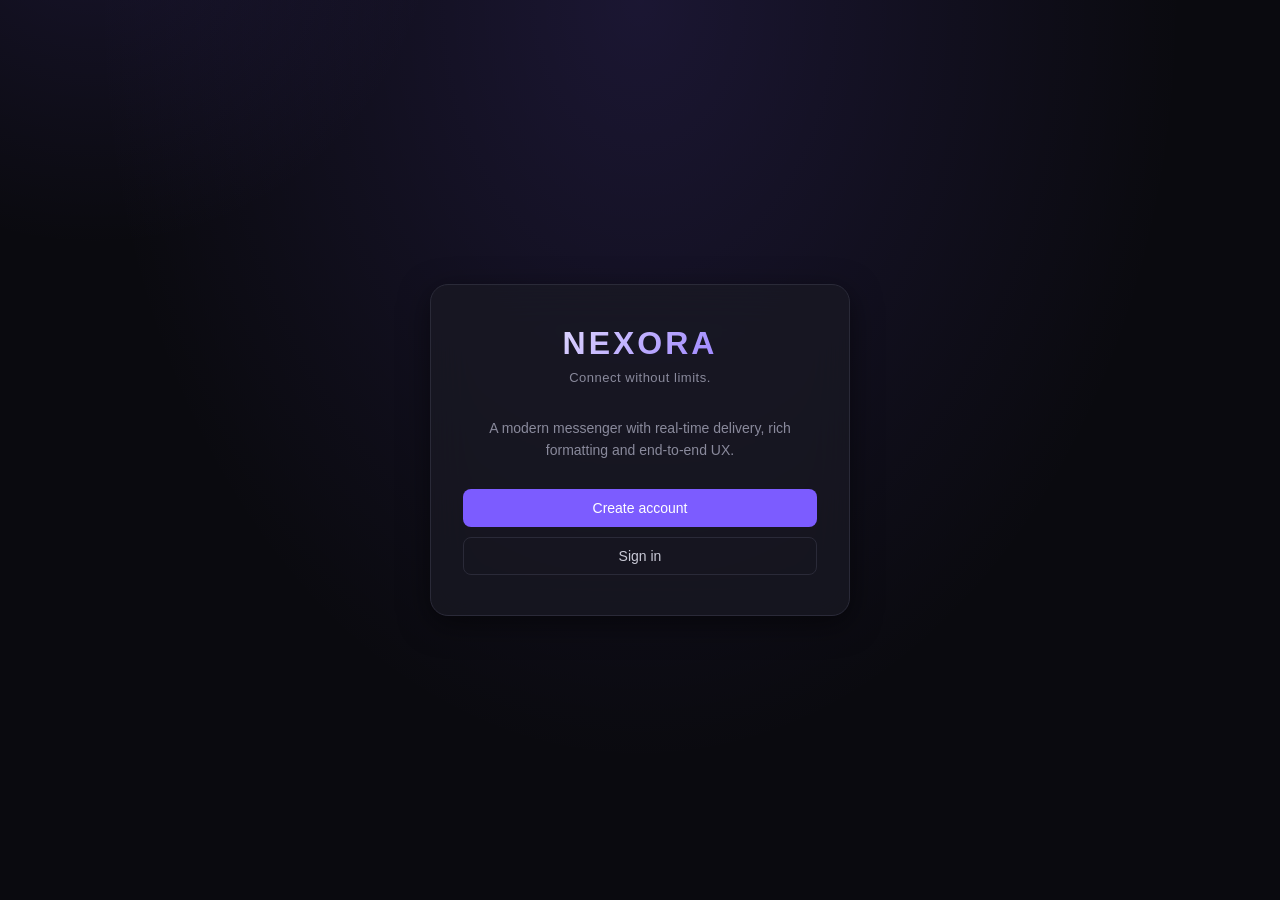
<file: index.html>
<!DOCTYPE html>
<html lang="en" data-theme="dark">
<head>
  <meta charset="UTF-8">
  <meta name="viewport" content="width=device-width, initial-scale=1.0, viewport-fit=cover">
  <title>NEXORA — Connect without limits</title>
  <link rel="stylesheet" href="css/global.css">
  <link rel="stylesheet" href="css/auth.css">
</head>
<body>
  <div class="auth-page">
    <div class="auth-card" style="text-align:center">
      <div class="auth-logo">
        <div class="auth-logo-text">NEXORA</div>
      </div>
      <div class="auth-tagline">Connect without limits.</div>
      <p style="color:var(--text-2);margin-bottom:28px;font-size:14px;line-height:1.6">
        A modern messenger with real-time delivery, rich formatting and end-to-end UX.
      </p>
      <a href="register.html" class="btn btn-primary" style="width:100%;margin-bottom:10px;text-decoration:none;display:inline-flex">Create account</a>
      <a href="login.html" class="btn btn-ghost" style="width:100%;text-decoration:none;display:inline-flex">Sign in</a>
    </div>
  </div>
</body>
</html>
</file>
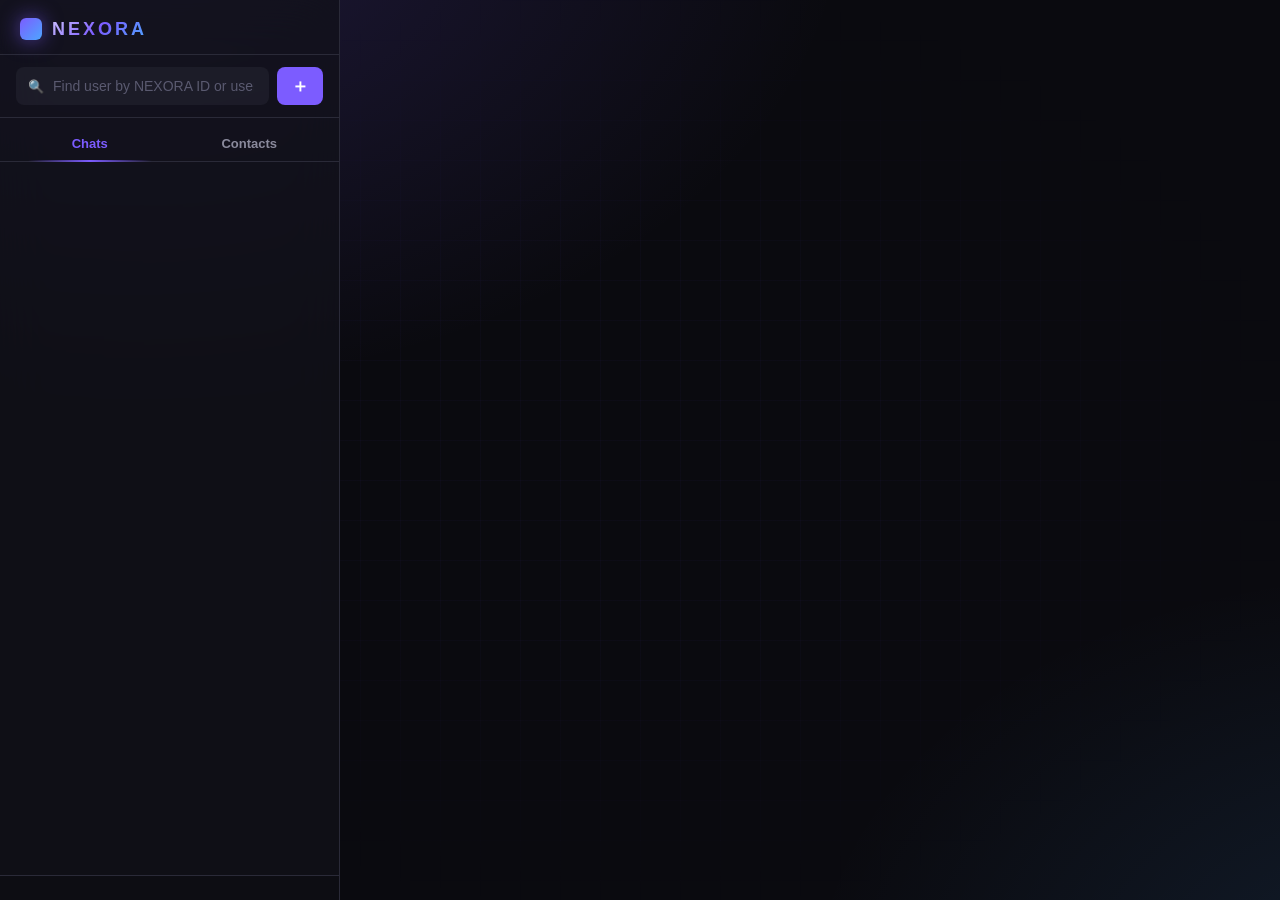
<file: app.html>
<!DOCTYPE html>
<html lang="en" data-theme="dark">
<head>
  <meta charset="UTF-8">
  <meta name="viewport" content="width=device-width, initial-scale=1.0, viewport-fit=cover">
  <title>NEXORA</title>
  <link rel="stylesheet" href="css/global.css">
  <link rel="stylesheet" href="css/app.css">
</head>
<body>
  <div class="app">
    <aside class="sidebar" id="sidebar">
      <div class="sidebar-header">
        <div class="brand">NEXORA</div>
      </div>

      <div class="sidebar-search">
        <div class="search-input-wrap">
          <span class="search-icon">🔍</span>
          <input id="sidebar-search" type="text"
                 placeholder="Find user by NEXORA ID or username"
                 autocomplete="off">
        </div>
        <button class="new-chat-btn" id="new-chat-btn" title="New group or channel">＋</button>
      </div>

      <div class="sidebar-tabs">
        <button class="tab-btn active" data-tab="chats">Chats</button>
        <button class="tab-btn" data-tab="contacts">Contacts</button>
      </div>

      <div class="sidebar-body" id="sidebar-body"></div>
      <div class="sidebar-footer" id="sidebar-footer"></div>
    </aside>

    <main class="main" id="main">
      <div class="welcome" id="welcome"></div>

      <div class="chat-view hidden" id="chat-view">
        <div class="chat-header" id="chat-header">
          <button class="mobile-menu-btn" id="mobile-menu-btn">☰</button>
        </div>

        <div class="messages" id="messages"></div>

        <div class="composer">
          <div class="composer-inner">
            <button class="composer-icon-btn" id="attach-btn" title="Attach file">📎</button>
            <input type="file" id="attach-input" style="display:none"
                   accept="image/*,video/*,*/*">
            <textarea id="composer-input" rows="1"
                      placeholder="Write a message…  (Enter to send, Shift+Enter new line)"
                      maxlength="4000"></textarea>
            <button class="composer-icon-btn" id="emoji-btn" title="Emoji">🙂</button>
            <button class="composer-icon-btn" id="sticker-btn" title="Stickers">🎨</button>
            <button class="send-btn" id="send-btn" title="Send">➤</button>
          </div>
        </div>
      </div>
    </main>
  </div>

  <script type="module" src="js/app-main.js"></script>
</body>
</html>
</file>
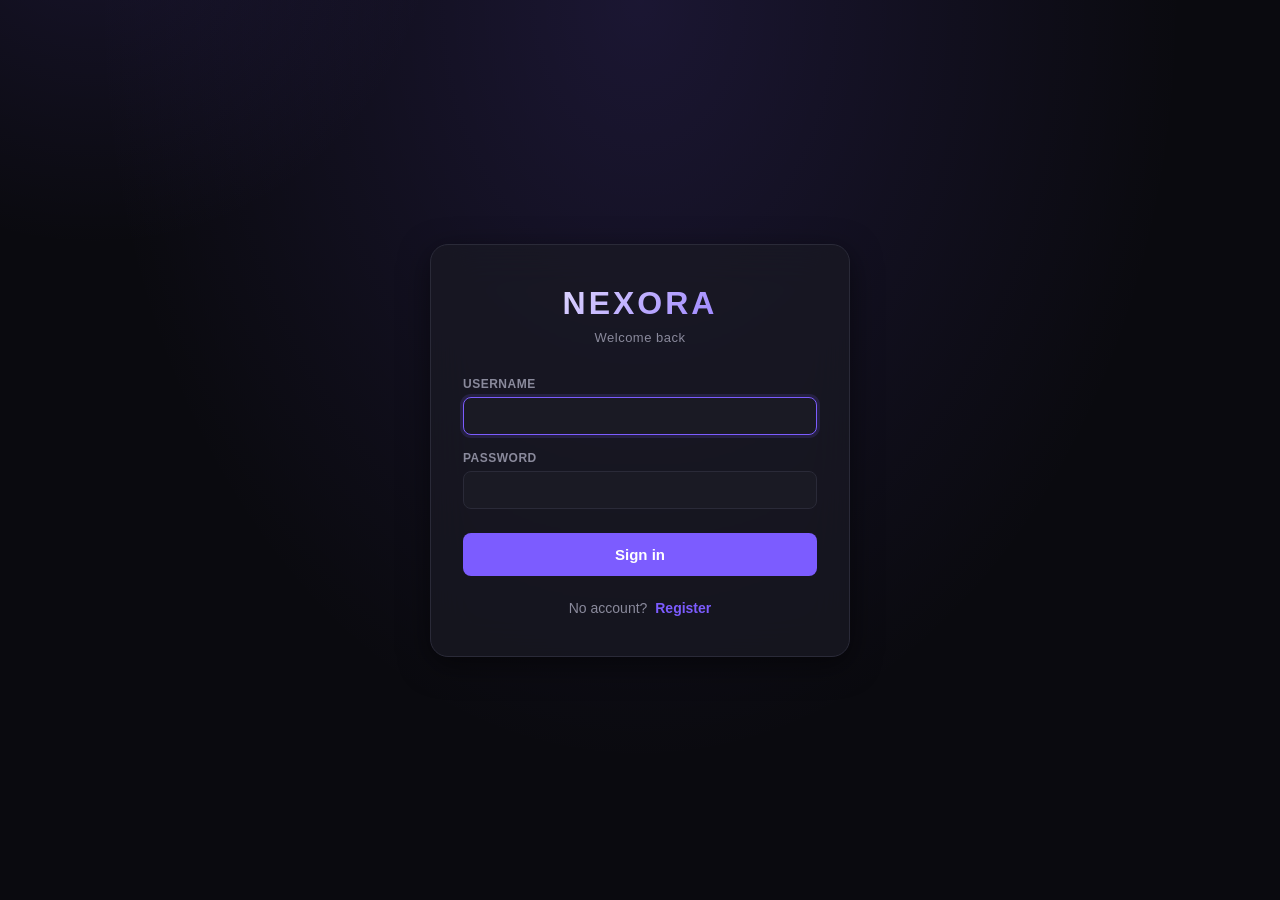
<file: login.html>
<!DOCTYPE html>
<html lang="en" data-theme="dark">
<head>
  <meta charset="UTF-8">
  <meta name="viewport" content="width=device-width, initial-scale=1.0">
  <title>Sign in — NEXORA</title>
  <link rel="stylesheet" href="css/global.css">
  <link rel="stylesheet" href="css/auth.css">
</head>
<body>
  <div class="auth-page">
    <div id="login-card" class="auth-card">
      <div class="auth-logo">
        <div class="auth-logo-text">NEXORA</div>
      </div>
      <div class="auth-tagline">Welcome back</div>

      <form id="login-form" class="auth-form" autocomplete="on">
        <div class="form-group">
          <label class="form-label" for="login-username">Username</label>
          <input id="login-username" name="username" type="text" required
                 autocomplete="username" autofocus>
        </div>
        <div class="form-group">
          <label class="form-label" for="login-password">Password</label>
          <input id="login-password" name="password" type="password" required
                 autocomplete="current-password">
        </div>
        <div class="auth-error" id="auth-error"></div>
        <button type="submit" class="btn btn-primary auth-submit">Sign in</button>
      </form>

      <div class="auth-switch">
        No account? <a href="register.html">Register</a>
      </div>
    </div>

    <div id="mfa-card" class="auth-card hidden">
      <div class="auth-logo">
        <div class="auth-logo-text">NEXORA</div>
      </div>
      <div class="auth-tagline">Two-factor authentication</div>

      <form id="mfa-form" class="auth-form">
        <div class="form-group">
          <label class="form-label" for="mfa-code">6-digit code from your app</label>
          <input id="mfa-code" name="code" class="mfa-code-input" maxlength="6"
                 inputmode="numeric" placeholder="000000" required autofocus>
        </div>
        <div class="auth-error" id="mfa-error"></div>
        <button type="submit" class="btn btn-primary auth-submit">Verify</button>
      </form>
    </div>
  </div>

  <script type="module" src="js/auth-page.js"></script>
</body>
</html>
</file>
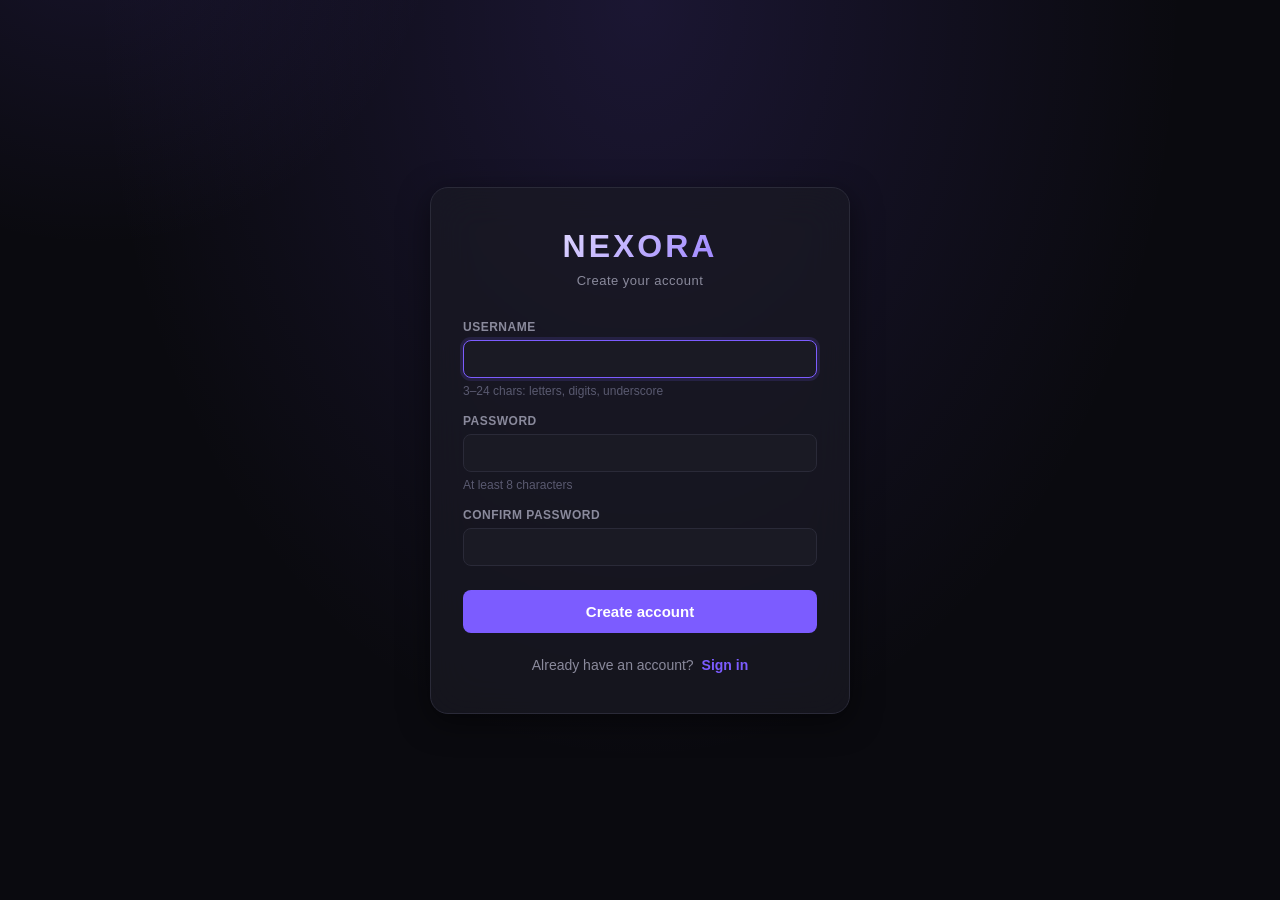
<file: register.html>
<!DOCTYPE html>
<html lang="en" data-theme="dark">
<head>
  <meta charset="UTF-8">
  <meta name="viewport" content="width=device-width, initial-scale=1.0">
  <title>Create account — NEXORA</title>
  <link rel="stylesheet" href="css/global.css">
  <link rel="stylesheet" href="css/auth.css">
</head>
<body>
  <div class="auth-page">
    <div class="auth-card">
      <div class="auth-logo">
        <div class="auth-logo-text">NEXORA</div>
      </div>
      <div class="auth-tagline">Create your account</div>

      <form id="register-form" class="auth-form" autocomplete="on">
        <div class="form-group">
          <label class="form-label" for="reg-username">Username</label>
          <input id="reg-username" name="username" type="text" required
                 minlength="3" maxlength="24" autocomplete="username" autofocus>
          <div class="form-hint">3–24 chars: letters, digits, underscore</div>
        </div>
        <div class="form-group">
          <label class="form-label" for="reg-password">Password</label>
          <input id="reg-password" name="password" type="password" required
                 minlength="8" autocomplete="new-password">
          <div class="form-hint">At least 8 characters</div>
        </div>
        <div class="form-group">
          <label class="form-label" for="reg-password2">Confirm password</label>
          <input id="reg-password2" name="password2" type="password" required
                 minlength="8" autocomplete="new-password">
        </div>
        <div class="auth-error" id="auth-error"></div>
        <button type="submit" class="btn btn-primary auth-submit">Create account</button>
      </form>

      <div class="auth-switch">
        Already have an account? <a href="login.html">Sign in</a>
      </div>
    </div>
  </div>

  <script type="module" src="js/auth-page.js"></script>
</body>
</html>
</file>
<file: css/global.css>
:root {
  --bg-0: #0a0a0f;
  --bg-1: #12121a;
  --bg-2: #1a1a24;
  --bg-3: #23232f;
  --border: #2a2a38;
  --border-light: #35354a;
  --text-0: #ffffff;
  --text-1: #c9c9d6;
  --text-2: #8a8a9c;
  --text-3: #5a5a70;
  --accent: #7c5cff;
  --accent-hover: #9375ff;
  --accent-dim: rgba(124, 92, 255, 0.15);
  --success: #3ddc84;
  --error: #ff5a6e;
  --warning: #ffb547;
  --info: #4da6ff;
  --radius-sm: 8px;
  --radius: 12px;
  --radius-lg: 18px;
  --shadow-sm: 0 2px 8px rgba(0,0,0,0.3);
  --shadow: 0 8px 30px rgba(0,0,0,0.5);
  --shadow-glow: 0 0 30px rgba(124,92,255,0.35);
  --transition: 0.2s cubic-bezier(0.4, 0, 0.2, 1);
  --font: -apple-system, BlinkMacSystemFont, "Segoe UI", Roboto, "Helvetica Neue", Arial, sans-serif;
  --font-mono: "SF Mono", Monaco, "Cascadia Code", Consolas, monospace;
}

[data-theme="light"] {
  --bg-0: #f5f5fa;
  --bg-1: #ffffff;
  --bg-2: #f0f0f5;
  --bg-3: #e4e4ec;
  --border: #e0e0ea;
  --border-light: #d0d0dc;
  --text-0: #0a0a0f;
  --text-1: #2a2a38;
  --text-2: #6a6a7c;
  --text-3: #9a9aac;
  --shadow: 0 8px 30px rgba(0,0,0,0.08);
}

* {
  box-sizing: border-box;
  margin: 0;
  padding: 0;
}

html, body {
  height: 100%;
  font-family: var(--font);
  background: var(--bg-0);
  color: var(--text-1);
  -webkit-font-smoothing: antialiased;
  overflow: hidden;
}

body {
  transition: background var(--transition), color var(--transition);
}

a {
  color: var(--accent);
  text-decoration: none;
  transition: color var(--transition);
}
a:hover { color: var(--accent-hover); }

button {
  font-family: inherit;
  cursor: pointer;
  border: none;
  background: none;
  color: inherit;
  font-size: inherit;
}

input, textarea, select {
  font-family: inherit;
  font-size: 14px;
  color: var(--text-0);
  background: var(--bg-2);
  border: 1px solid var(--border);
  border-radius: var(--radius-sm);
  padding: 10px 14px;
  outline: none;
  transition: border-color var(--transition), background var(--transition), box-shadow var(--transition);
  width: 100%;
}

input:focus, textarea:focus, select:focus {
  border-color: var(--accent);
  box-shadow: 0 0 0 3px var(--accent-dim);
}

input::placeholder, textarea::placeholder {
  color: var(--text-3);
}

::-webkit-scrollbar { width: 8px; height: 8px; }
::-webkit-scrollbar-track { background: transparent; }
::-webkit-scrollbar-thumb {
  background: var(--border-light);
  border-radius: 4px;
}
::-webkit-scrollbar-thumb:hover { background: var(--text-3); }

/* ============ Buttons ============ */
.btn {
  display: inline-flex;
  align-items: center;
  justify-content: center;
  gap: 8px;
  padding: 10px 18px;
  border-radius: var(--radius-sm);
  font-weight: 500;
  font-size: 14px;
  transition: all var(--transition);
  white-space: nowrap;
  user-select: none;
  border: 1px solid transparent;
}

.btn-primary {
  background: var(--accent);
  color: #fff;
}
.btn-primary:hover:not(:disabled) {
  background: var(--accent-hover);
  box-shadow: var(--shadow-glow);
  transform: translateY(-1px);
}
.btn-primary:active:not(:disabled) { transform: translateY(0); }

.btn-ghost {
  background: transparent;
  color: var(--text-1);
  border-color: var(--border);
}
.btn-ghost:hover:not(:disabled) {
  background: var(--bg-2);
  border-color: var(--border-light);
  color: var(--text-0);
}

.btn-danger {
  background: transparent;
  color: var(--error);
  border-color: rgba(255,90,110,0.3);
}
.btn-danger:hover:not(:disabled) {
  background: rgba(255,90,110,0.1);
  border-color: var(--error);
}

.btn:disabled {
  opacity: 0.5;
  cursor: not-allowed;
}

.btn-icon {
  padding: 8px;
  width: 36px;
  height: 36px;
  border-radius: var(--radius-sm);
}

/* ============ Toast ============ */
#toast-container {
  position: fixed;
  top: 20px;
  right: 20px;
  z-index: 10000;
  display: flex;
  flex-direction: column;
  gap: 10px;
  max-width: 360px;
}

.toast {
  background: var(--bg-2);
  border: 1px solid var(--border-light);
  border-left: 3px solid var(--accent);
  padding: 14px 18px;
  border-radius: var(--radius);
  box-shadow: var(--shadow);
  font-size: 14px;
  color: var(--text-0);
  animation: slideInRight 0.3s cubic-bezier(0.4, 0, 0.2, 1);
  display: flex;
  gap: 12px;
  align-items: flex-start;
}
.toast.removing { animation: slideOutRight 0.3s forwards; }
.toast.success { border-left-color: var(--success); }
.toast.error { border-left-color: var(--error); }
.toast.warning { border-left-color: var(--warning); }
.toast.info { border-left-color: var(--info); }

.toast-icon {
  font-size: 18px;
  line-height: 1;
  flex-shrink: 0;
}
.toast.success .toast-icon { color: var(--success); }
.toast.error .toast-icon { color: var(--error); }
.toast.warning .toast-icon { color: var(--warning); }
.toast.info .toast-icon { color: var(--info); }

.toast-body { flex: 1; }
.toast-title { font-weight: 600; margin-bottom: 2px; }
.toast-msg { color: var(--text-2); font-size: 13px; }

@keyframes slideInRight {
  from { transform: translateX(120%); opacity: 0; }
  to { transform: translateX(0); opacity: 1; }
}
@keyframes slideOutRight {
  from { transform: translateX(0); opacity: 1; }
  to { transform: translateX(120%); opacity: 0; }
}

/* ============ Modal ============ */
.modal-backdrop {
  position: fixed;
  inset: 0;
  background: rgba(0,0,0,0.7);
  backdrop-filter: blur(6px);
  -webkit-backdrop-filter: blur(6px);
  display: flex;
  align-items: center;
  justify-content: center;
  z-index: 9000;
  animation: fadeIn 0.2s;
  padding: 20px;
}

.modal {
  background: var(--bg-1);
  border: 1px solid var(--border);
  border-radius: var(--radius-lg);
  box-shadow: var(--shadow);
  max-width: 480px;
  width: 100%;
  max-height: 90vh;
  overflow-y: auto;
  animation: scaleIn 0.25s cubic-bezier(0.4, 0, 0.2, 1);
}

.modal-header {
  display: flex;
  justify-content: space-between;
  align-items: center;
  padding: 20px 24px;
  border-bottom: 1px solid var(--border);
}
.modal-title { font-size: 16px; font-weight: 600; color: var(--text-0); }
.modal-close {
  color: var(--text-2);
  font-size: 22px;
  line-height: 1;
  padding: 4px 8px;
  border-radius: 6px;
  transition: all var(--transition);
}
.modal-close:hover { background: var(--bg-2); color: var(--text-0); }
.modal-body { padding: 24px; }
.modal-footer {
  display: flex;
  gap: 10px;
  justify-content: flex-end;
  padding: 16px 24px;
  border-top: 1px solid var(--border);
}

@keyframes fadeIn { from { opacity: 0; } to { opacity: 1; } }
@keyframes scaleIn {
  from { transform: scale(0.95); opacity: 0; }
  to { transform: scale(1); opacity: 1; }
}

/* ============ Avatar ============ */
.avatar {
  border-radius: 50%;
  background: linear-gradient(135deg, var(--accent), #4d3fbf);
  color: #fff;
  display: flex;
  align-items: center;
  justify-content: center;
  font-weight: 600;
  overflow: hidden;
  flex-shrink: 0;
  user-select: none;
}
.avatar img { width: 100%; height: 100%; object-fit: cover; }

.avatar-sm { width: 32px; height: 32px; font-size: 13px; }
.avatar-md { width: 44px; height: 44px; font-size: 16px; }
.avatar-lg { width: 72px; height: 72px; font-size: 26px; }
.avatar-xl { width: 120px; height: 120px; font-size: 44px; }

/* ============ Misc ============ */
.spinner {
  width: 18px;
  height: 18px;
  border: 2px solid var(--border-light);
  border-top-color: var(--accent);
  border-radius: 50%;
  animation: spin 0.8s linear infinite;
  display: inline-block;
}
@keyframes spin { to { transform: rotate(360deg); } }

.hidden { display: none !important; }

.online-dot {
  width: 10px;
  height: 10px;
  border-radius: 50%;
  background: var(--text-3);
  border: 2px solid var(--bg-1);
}
.online-dot.online { background: var(--success); box-shadow: 0 0 8px rgba(61,220,132,0.6); }




/* Lightbox для изображений */
.lightbox {
  position: fixed;
  inset: 0;
  background: rgba(0,0,0,0.92);
  display: flex;
  align-items: center;
  justify-content: center;
  z-index: 9500;
  padding: 40px;
  animation: fadeIn 0.2s;
  cursor: zoom-out;
}
.lightbox img, .lightbox video {
  max-width: 100%;
  max-height: 100%;
  border-radius: 12px;
  box-shadow: 0 20px 80px rgba(0,0,0,0.8);
  animation: scaleIn 0.3s;
}
.lightbox-close {
  position: absolute;
  top: 24px;
  right: 24px;
  color: #fff;
  font-size: 32px;
  line-height: 1;
  padding: 6px 12px;
  border-radius: 8px;
  background: rgba(0,0,0,0.5);
  transition: all var(--transition);
}
.lightbox-close:hover { background: rgba(124,92,255,0.6); }

/* Avatar с бейджем online */
.avatar-wrap { position: relative; display: inline-block; }
.avatar-wrap .online-dot {
  position: absolute;
  bottom: -2px;
  right: -2px;
  width: 12px;
  height: 12px;
  border-radius: 50%;
  background: var(--text-3);
  border: 2px solid var(--bg-1);
  transition: background var(--transition);
}
.avatar-wrap .online-dot.online {
  background: var(--success);
  box-shadow: 0 0 10px rgba(61,220,132,0.7);
}
</file>
<file: css/auth.css>
.auth-page {
  min-height: 100vh;
  display: flex;
  align-items: center;
  justify-content: center;
  padding: 20px;
  background: radial-gradient(ellipse at top, rgba(124,92,255,0.15), transparent 60%), var(--bg-0);
  position: relative;
  overflow-y: auto;
}

.auth-page::before {
  content: '';
  position: absolute;
  top: -50%;
  left: -20%;
  width: 700px;
  height: 700px;
  background: radial-gradient(circle, rgba(124,92,255,0.12), transparent 70%);
  border-radius: 50%;
  animation: pulse 8s ease-in-out infinite;
  pointer-events: none;
}

@keyframes pulse {
  0%, 100% { transform: scale(1); opacity: 0.6; }
  50% { transform: scale(1.15); opacity: 0.9; }
}

.auth-card {
  width: 100%;
  max-width: 420px;
  background: rgba(26,26,36,0.7);
  backdrop-filter: blur(20px);
  -webkit-backdrop-filter: blur(20px);
  border: 1px solid var(--border);
  border-radius: var(--radius-lg);
  padding: 40px 32px;
  box-shadow: var(--shadow);
  animation: scaleIn 0.4s cubic-bezier(0.4, 0, 0.2, 1);
  position: relative;
  z-index: 1;
}

.auth-logo {
  text-align: center;
  margin-bottom: 8px;
}
.auth-logo-text {
  font-size: 32px;
  font-weight: 700;
  letter-spacing: 3px;
  background: linear-gradient(135deg, #fff 0%, var(--accent) 100%);
  -webkit-background-clip: text;
  -webkit-text-fill-color: transparent;
  background-clip: text;
}
.auth-tagline {
  text-align: center;
  color: var(--text-2);
  font-size: 13px;
  margin-bottom: 32px;
  letter-spacing: 0.5px;
}

.auth-form { display: flex; flex-direction: column; gap: 16px; }

.form-group { display: flex; flex-direction: column; gap: 6px; }
.form-label {
  font-size: 12px;
  font-weight: 600;
  color: var(--text-2);
  text-transform: uppercase;
  letter-spacing: 0.5px;
}
.form-hint { font-size: 12px; color: var(--text-3); }

.auth-submit {
  margin-top: 8px;
  padding: 12px;
  font-size: 15px;
  font-weight: 600;
}

.auth-switch {
  text-align: center;
  margin-top: 24px;
  font-size: 14px;
  color: var(--text-2);
}
.auth-switch a { font-weight: 600; margin-left: 4px; }

.auth-error {
  background: rgba(255,90,110,0.1);
  border: 1px solid rgba(255,90,110,0.3);
  color: var(--error);
  padding: 10px 14px;
  border-radius: var(--radius-sm);
  font-size: 13px;
  display: none;
}
.auth-error.show { display: block; animation: shake 0.4s; }

@keyframes shake {
  0%, 100% { transform: translateX(0); }
  25% { transform: translateX(-6px); }
  75% { transform: translateX(6px); }
}

/* 2FA verify */
.mfa-code-input {
  font-size: 24px;
  letter-spacing: 8px;
  text-align: center;
  font-family: var(--font-mono);
  padding: 14px;
}

.qr-container {
  display: flex;
  justify-content: center;
  padding: 20px;
  background: #fff;
  border-radius: var(--radius);
  margin: 16px 0;
}
.qr-container img, .qr-container svg { max-width: 220px; }
</file>
<file: css/app.css>
/* ============================================================
   NEXORA 2.0 — main app styling
   ============================================================ */

.app {
  display: grid;
  grid-template-columns: 340px 1fr;
  height: 100vh;
  background:
    radial-gradient(1200px 800px at 10% -10%, rgba(124,92,255,0.18), transparent 60%),
    radial-gradient(1000px 700px at 110% 110%, rgba(77,166,255,0.12), transparent 60%),
    var(--bg-0);
  position: relative;
  overflow: hidden;
}

.app::before {
  content: "";
  position: absolute;
  inset: 0;
  background-image:
    linear-gradient(rgba(124,92,255,0.03) 1px, transparent 1px),
    linear-gradient(90deg, rgba(124,92,255,0.03) 1px, transparent 1px);
  background-size: 40px 40px;
  pointer-events: none;
  mask-image: radial-gradient(ellipse at center, black 30%, transparent 75%);
  -webkit-mask-image: radial-gradient(ellipse at center, black 30%, transparent 75%);
}

/* ============ Sidebar ============ */
.sidebar {
  background: rgba(18, 18, 26, 0.75);
  backdrop-filter: blur(24px);
  -webkit-backdrop-filter: blur(24px);
  border-right: 1px solid var(--border);
  display: flex;
  flex-direction: column;
  overflow: hidden;
  position: relative;
  z-index: 2;
}

.sidebar-header {
  padding: 18px 20px 14px;
  display: flex;
  align-items: center;
  justify-content: space-between;
  border-bottom: 1px solid var(--border);
}

.brand {
  font-size: 18px;
  font-weight: 800;
  letter-spacing: 3px;
  background: linear-gradient(135deg, #fff 0%, var(--accent) 60%, #4da6ff 100%);
  -webkit-background-clip: text;
  -webkit-text-fill-color: transparent;
  background-clip: text;
  display: flex;
  align-items: center;
  gap: 10px;
}

.brand::before {
  content: "";
  width: 22px;
  height: 22px;
  border-radius: 6px;
  background: linear-gradient(135deg, var(--accent), #4da6ff);
  box-shadow: 0 0 20px rgba(124,92,255,0.6);
}

.header-actions {
  display: flex;
  gap: 6px;
}

/* ============ Search ============ */
.sidebar-search {
  padding: 12px 16px;
  border-bottom: 1px solid var(--border);
  display: flex;
  gap: 8px;
}
.search-input-wrap { position: relative; flex: 1; }
.search-input-wrap input {
  padding-left: 36px;
  background: rgba(35, 35, 47, 0.6);
  border-color: transparent;
}
.search-input-wrap input:focus {
  background: var(--bg-2);
  border-color: var(--accent);
}
.search-icon {
  position: absolute;
  left: 12px;
  top: 50%;
  transform: translateY(-50%);
  color: var(--text-3);
  pointer-events: none;
  font-size: 13px;
}

.new-chat-btn {
  padding: 0 14px;
  background: var(--accent);
  color: #fff;
  border-radius: var(--radius-sm);
  font-weight: 600;
  font-size: 18px;
  line-height: 1;
  display: flex;
  align-items: center;
  justify-content: center;
  transition: all var(--transition);
}
.new-chat-btn:hover {
  background: var(--accent-hover);
  box-shadow: var(--shadow-glow);
}

/* ============ Tabs ============ */
.sidebar-tabs {
  display: flex;
  padding: 8px 12px 0;
  gap: 4px;
  border-bottom: 1px solid var(--border);
}
.tab-btn {
  flex: 1;
  padding: 10px;
  font-size: 13px;
  font-weight: 600;
  color: var(--text-2);
  border-radius: var(--radius-sm) var(--radius-sm) 0 0;
  transition: all var(--transition);
  position: relative;
}
.tab-btn:hover { color: var(--text-0); background: rgba(255,255,255,0.03); }
.tab-btn.active { color: var(--accent); }
.tab-btn.active::after {
  content: "";
  position: absolute;
  bottom: -1px;
  left: 10%;
  right: 10%;
  height: 2px;
  background: linear-gradient(90deg, transparent, var(--accent), transparent);
  border-radius: 2px;
}

/* ============ Sidebar body ============ */
.sidebar-body {
  flex: 1;
  overflow-y: auto;
  padding: 8px;
}

.list-item {
  display: flex;
  align-items: center;
  gap: 12px;
  padding: 10px 12px;
  border-radius: var(--radius);
  cursor: pointer;
  transition: background var(--transition), transform var(--transition);
  position: relative;
  margin-bottom: 2px;
}
.list-item:hover { background: rgba(255,255,255,0.04); }
.list-item.active {
  background: linear-gradient(135deg, rgba(124,92,255,0.18), rgba(77,166,255,0.10));
  box-shadow: inset 0 0 0 1px rgba(124,92,255,0.35);
}

.list-item-body { flex: 1; min-width: 0; }
.list-item-title {
  font-size: 14px;
  font-weight: 600;
  color: var(--text-0);
  display: flex;
  justify-content: space-between;
  align-items: baseline;
  gap: 8px;
}
.list-item-time {
  font-size: 11px;
  color: var(--text-3);
  font-weight: 400;
  flex-shrink: 0;
}
.list-item-sub {
  font-size: 13px;
  color: var(--text-2);
  white-space: nowrap;
  overflow: hidden;
  text-overflow: ellipsis;
  margin-top: 2px;
  display: flex;
  align-items: center;
  gap: 6px;
}
.list-item-badge {
  min-width: 18px;
  height: 18px;
  padding: 0 6px;
  border-radius: 9px;
  background: var(--accent);
  color: #fff;
  font-size: 11px;
  font-weight: 600;
  display: inline-flex;
  align-items: center;
  justify-content: center;
}

.chat-avatar {
  width: 44px;
  height: 44px;
  border-radius: 14px;
  display: flex;
  align-items: center;
  justify-content: center;
  font-weight: 700;
  font-size: 17px;
  color: #fff;
  flex-shrink: 0;
  position: relative;
  overflow: hidden;
  background: linear-gradient(135deg, var(--accent), #4d3fbf);
}
.chat-avatar img { width: 100%; height: 100%; object-fit: cover; }
.chat-avatar.channel::after {
  content: "📢";
  position: absolute;
  bottom: -2px;
  right: -2px;
  font-size: 12px;
  background: var(--bg-1);
  border-radius: 50%;
  width: 18px;
  height: 18px;
  display: flex;
  align-items: center;
  justify-content: center;
}

.empty-state {
  text-align: center;
  padding: 40px 20px;
  color: var(--text-3);
  font-size: 13px;
  line-height: 1.6;
}

/* ============ Sidebar footer ============ */
.sidebar-footer {
  border-top: 1px solid var(--border);
  padding: 12px 16px;
  display: flex;
  align-items: center;
  gap: 10px;
  cursor: pointer;
  transition: background var(--transition);
  background: rgba(10,10,15,0.4);
}
.sidebar-footer:hover { background: rgba(35,35,47,0.6); }
.sidebar-footer-body { flex: 1; min-width: 0; }
.sidebar-footer-name { font-size: 13px; font-weight: 600; color: var(--text-0); }
.sidebar-footer-id { font-size: 11px; color: var(--text-3); font-family: var(--font-mono); }

/* ============ Main ============ */
.main {
  display: flex;
  flex-direction: column;
  overflow: hidden;
  position: relative;
  z-index: 1;
}

.welcome {
  flex: 1;
  display: flex;
  flex-direction: column;
  align-items: center;
  justify-content: center;
  text-align: center;
  padding: 40px;
  color: var(--text-2);
}
.welcome-logo {
  font-size: 64px;
  font-weight: 800;
  letter-spacing: 8px;
  background: linear-gradient(135deg, #fff 0%, var(--accent) 50%, #4da6ff 100%);
  -webkit-background-clip: text;
  -webkit-text-fill-color: transparent;
  background-clip: text;
  margin-bottom: 12px;
  filter: drop-shadow(0 0 40px rgba(124,92,255,0.4));
}
.welcome-tagline {
  font-size: 15px;
  color: var(--text-3);
  letter-spacing: 2px;
  text-transform: uppercase;
}

/* ============ Chat header ============ */
.chat-view { display: flex; flex-direction: column; height: 100%; }

.chat-header {
  display: flex;
  align-items: center;
  gap: 12px;
  padding: 14px 20px;
  border-bottom: 1px solid var(--border);
  background: rgba(18, 18, 26, 0.75);
  backdrop-filter: blur(24px);
  -webkit-backdrop-filter: blur(24px);
  z-index: 5;
}
.chat-header-body { flex: 1; min-width: 0; cursor: pointer; }
.chat-header-name {
  font-size: 15px;
  font-weight: 700;
  color: var(--text-0);
  display: flex;
  align-items: center;
  gap: 8px;
}
.chat-header-id {
  font-size: 12px;
  color: var(--text-3);
  font-family: var(--font-mono);
  margin-top: 2px;
}

.mobile-menu-btn {
  display: none;
  color: var(--text-2);
  padding: 6px;
  border-radius: 6px;
}
.mobile-menu-btn:hover { background: var(--bg-2); color: var(--text-0); }

/* ============ Messages ============ */
.messages {
  flex: 1;
  overflow-y: auto;
  padding: 24px 24px 8px;
  display: flex;
  flex-direction: column;
  gap: 6px;
  scroll-behavior: smooth;
}

.msg-row {
  display: flex;
  gap: 10px;
  max-width: 68%;
  animation: msgIn 0.28s cubic-bezier(0.4, 0, 0.2, 1);
  position: relative;
}
.msg-row.own { margin-left: auto; flex-direction: row-reverse; }

@keyframes msgIn {
  from { opacity: 0; transform: translateY(10px) scale(0.98); }
  to { opacity: 1; transform: translateY(0) scale(1); }
}

.msg-bubble {
  background: linear-gradient(135deg, rgba(35,35,47,0.9), rgba(28,28,40,0.9));
  border: 1px solid rgba(255,255,255,0.05);
  border-radius: 16px;
  padding: 10px 14px;
  font-size: 14px;
  line-height: 1.5;
  color: var(--text-0);
  word-wrap: break-word;
  overflow-wrap: break-word;
  word-break: break-word;
  position: relative;
  min-width: 70px;
  box-shadow: 0 2px 12px rgba(0,0,0,0.25);
}
.msg-row.own .msg-bubble {
  background: linear-gradient(135deg, var(--accent), #6a4aee);
  border-color: rgba(255,255,255,0.1);
  border-bottom-right-radius: 6px;
  color: #fff;
  box-shadow: 0 6px 20px rgba(124,92,255,0.35);
}
.msg-row:not(.own) .msg-bubble { border-bottom-left-radius: 6px; }

.msg-sender {
  font-size: 12px;
  font-weight: 700;
  color: var(--accent);
  margin-bottom: 4px;
}

.msg-meta {
  display: flex;
  align-items: center;
  justify-content: flex-end;
  gap: 6px;
  font-size: 11px;
  margin-top: 4px;
  opacity: 0.7;
}
.msg-row.own .msg-meta { color: rgba(255,255,255,0.9); }
.msg-row:not(.own) .msg-meta { color: var(--text-3); }
.msg-edited { font-style: italic; opacity: 0.8; }

.msg-menu-btn {
  opacity: 0;
  padding: 4px 8px;
  border-radius: 8px;
  color: inherit;
  transition: opacity var(--transition), background var(--transition);
  align-self: center;
  font-size: 16px;
  background: rgba(0,0,0,0.3);
}
.msg-row:hover .msg-menu-btn { opacity: 0.8; }
.msg-menu-btn:hover { opacity: 1 !important; background: rgba(0,0,0,0.5); }

/* Форматирование */
.msg-bubble strong { font-weight: 700; }
.msg-bubble em { font-style: italic; }
.msg-bubble del { text-decoration: line-through; opacity: 0.85; }
.msg-bubble code {
  background: rgba(0,0,0,0.3);
  padding: 1px 6px;
  border-radius: 6px;
  font-family: var(--font-mono);
  font-size: 12.5px;
}
.msg-row:not(.own) .msg-bubble code { background: rgba(255,255,255,0.08); }
.msg-bubble blockquote {
  border-left: 3px solid currentColor;
  padding-left: 10px;
  margin: 4px 0;
  opacity: 0.9;
}
.msg-bubble a {
  color: inherit;
  text-decoration: underline;
  text-underline-offset: 2px;
}
.msg-row.own .msg-bubble a { color: #fff; }

/* Вложения в сообщениях */
.msg-image {
  max-width: 320px;
  max-height: 320px;
  border-radius: 12px;
  display: block;
  cursor: zoom-in;
  margin-bottom: 6px;
  background: var(--bg-3);
}
.msg-video {
  max-width: 340px;
  border-radius: 12px;
  display: block;
  margin-bottom: 6px;
  background: #000;
}
.msg-file {
  display: flex;
  align-items: center;
  gap: 10px;
  padding: 10px 12px;
  border-radius: 10px;
  background: rgba(0,0,0,0.25);
  text-decoration: none;
  color: inherit;
  margin-bottom: 4px;
}
.msg-row:not(.own) .msg-file { background: rgba(255,255,255,0.05); }
.msg-file-icon {
  width: 36px;
  height: 36px;
  background: linear-gradient(135deg, var(--accent), #4d3fbf);
  border-radius: 8px;
  display: flex;
  align-items: center;
  justify-content: center;
  font-size: 18px;
  flex-shrink: 0;
}
.msg-file-body { min-width: 0; }
.msg-file-name {
  font-weight: 600;
  font-size: 13px;
  white-space: nowrap;
  overflow: hidden;
  text-overflow: ellipsis;
  max-width: 220px;
}
.msg-file-size { font-size: 11px; opacity: 0.75; margin-top: 2px; }

.msg-sticker {
  width: 128px;
  height: 128px;
  display: block;
}

.date-sep {
  align-self: center;
  font-size: 11px;
  color: var(--text-3);
  background: rgba(18,18,26,0.85);
  backdrop-filter: blur(10px);
  border: 1px solid var(--border);
  padding: 4px 12px;
  border-radius: 20px;
  margin: 12px 0 8px;
}

/* Реакции */
.msg-reactions {
  display: flex;
  flex-wrap: wrap;
  gap: 4px;
  margin-top: 6px;
}
.reaction-chip {
  display: inline-flex;
  align-items: center;
  gap: 4px;
  padding: 2px 8px;
  border-radius: 12px;
  background: rgba(0,0,0,0.3);
  font-size: 12px;
  cursor: pointer;
  transition: all var(--transition);
  border: 1px solid transparent;
}
.msg-row:not(.own) .reaction-chip { background: rgba(255,255,255,0.06); }
.reaction-chip:hover { transform: translateY(-1px); }
.reaction-chip.mine {
  background: rgba(255,255,255,0.2);
  border-color: rgba(255,255,255,0.4);
}

/* ============ Composer ============ */
.composer {
  border-top: 1px solid var(--border);
  background: rgba(18, 18, 26, 0.85);
  backdrop-filter: blur(24px);
  -webkit-backdrop-filter: blur(24px);
  padding: 12px 16px 14px;
}
.composer-inner {
  display: flex;
  align-items: flex-end;
  gap: 8px;
  background: rgba(35, 35, 47, 0.7);
  border: 1px solid var(--border);
  border-radius: 16px;
  padding: 6px;
  transition: border-color var(--transition), box-shadow var(--transition);
}
.composer-inner:focus-within {
  border-color: var(--accent);
  box-shadow: 0 0 0 3px var(--accent-dim), 0 8px 40px rgba(124,92,255,0.2);
}
.composer textarea {
  border: none;
  background: transparent;
  padding: 8px 8px;
  resize: none;
  max-height: 160px;
  line-height: 1.45;
  font-size: 14px;
  width: 100%;
}
.composer textarea:focus { box-shadow: none; }

.composer-icon-btn {
  padding: 8px;
  border-radius: 10px;
  color: var(--text-2);
  font-size: 18px;
  flex-shrink: 0;
  transition: all var(--transition);
  display: flex;
  align-items: center;
  justify-content: center;
}
.composer-icon-btn:hover {
  background: rgba(124,92,255,0.15);
  color: var(--accent);
}

.send-btn {
  padding: 8px 14px;
  border-radius: 12px;
  background: linear-gradient(135deg, var(--accent), #6a4aee);
  color: #fff;
  transition: all var(--transition);
  flex-shrink: 0;
  font-size: 16px;
  box-shadow: 0 4px 16px rgba(124,92,255,0.4);
}
.send-btn:hover:not(:disabled) { transform: translateY(-1px); box-shadow: 0 6px 22px rgba(124,92,255,0.5); }
.send-btn:disabled { opacity: 0.4; cursor: not-allowed; }

/* ============ Emoji / Sticker picker ============ */
.picker {
  position: absolute;
  bottom: 100%;
  left: 16px;
  right: 16px;
  max-width: 420px;
  height: 380px;
  background: rgba(18,18,26,0.98);
  backdrop-filter: blur(30px);
  border: 1px solid var(--border-light);
  border-radius: var(--radius-lg);
  box-shadow: var(--shadow);
  margin-bottom: 8px;
  display: flex;
  flex-direction: column;
  overflow: hidden;
  animation: pickerIn 0.2s cubic-bezier(0.4, 0, 0.2, 1);
  z-index: 100;
}
@keyframes pickerIn {
  from { opacity: 0; transform: translateY(10px) scale(0.97); }
  to { opacity: 1; transform: translateY(0) scale(1); }
}
.picker-tabs {
  display: flex;
  padding: 8px 8px 0;
  gap: 4px;
  border-bottom: 1px solid var(--border);
  overflow-x: auto;
}
.picker-tab {
  padding: 8px 12px;
  font-size: 12px;
  font-weight: 600;
  color: var(--text-2);
  border-radius: 8px 8px 0 0;
  white-space: nowrap;
  transition: all var(--transition);
}
.picker-tab:hover { color: var(--text-0); background: rgba(255,255,255,0.03); }
.picker-tab.active { color: var(--accent); }
.picker-tab.active::after {
  content: "";
  display: block;
  height: 2px;
  background: var(--accent);
  margin-top: 8px;
  border-radius: 2px;
}
.picker-body {
  flex: 1;
  overflow-y: auto;
  padding: 12px;
  display: grid;
  grid-template-columns: repeat(8, 1fr);
  gap: 4px;
  align-content: start;
}
.picker-body.stickers {
  grid-template-columns: repeat(4, 1fr);
  gap: 10px;
}
.picker-emoji {
  font-size: 22px;
  padding: 6px;
  border-radius: 8px;
  cursor: pointer;
  transition: all var(--transition);
  text-align: center;
  line-height: 1;
}
.picker-emoji:hover {
  background: rgba(124,92,255,0.15);
  transform: scale(1.15);
}
.picker-sticker {
  aspect-ratio: 1;
  padding: 8px;
  border-radius: 10px;
  cursor: pointer;
  background: rgba(255,255,255,0.03);
  transition: all var(--transition);
  display: flex;
  align-items: center;
  justify-content: center;
  position: relative;
}
.picker-sticker:hover {
  background: rgba(124,92,255,0.15);
  transform: translateY(-2px);
}
.picker-sticker img { width: 100%; height: 100%; object-fit: contain; }

/* ============ Context menu ============ */
.context-menu {
  position: fixed;
  background: rgba(26,26,36,0.98);
  backdrop-filter: blur(20px);
  border: 1px solid var(--border-light);
  border-radius: var(--radius);
  box-shadow: var(--shadow);
  padding: 4px;
  min-width: 180px;
  z-index: 8000;
  animation: scaleIn 0.15s;
}
.context-menu button {
  display: flex;
  align-items: center;
  gap: 10px;
  width: 100%;
  padding: 9px 12px;
  border-radius: 8px;
  font-size: 13px;
  color: var(--text-1);
  text-align: left;
  transition: background var(--transition);
}
.context-menu button:hover { background: rgba(255,255,255,0.06); color: var(--text-0); }
.context-menu button.danger { color: var(--error); }
.context-menu button.danger:hover { background: rgba(255,90,110,0.12); }

.reaction-bar {
  display: flex;
  gap: 4px;
  padding: 4px 6px;
  background: rgba(26,26,36,0.98);
  backdrop-filter: blur(20px);
  border: 1px solid var(--border-light);
  border-radius: 24px;
  box-shadow: var(--shadow);
  animation: scaleIn 0.15s;
}
.reaction-bar button {
  font-size: 20px;
  padding: 6px 8px;
  border-radius: 50%;
  transition: all var(--transition);
}
.reaction-bar button:hover { transform: scale(1.2); background: rgba(124,92,255,0.15); }

/* ============ Panel ============ */
.panel {
  position: absolute;
  inset: 0;
  background: rgba(10,10,15,0.98);
  backdrop-filter: blur(30px);
  z-index: 20;
  display: flex;
  flex-direction: column;
  animation: slideInRight 0.25s;
}
.panel-header {
  display: flex;
  align-items: center;
  gap: 12px;
  padding: 16px 20px;
  border-bottom: 1px solid var(--border);
  background: rgba(18,18,26,0.7);
}
.panel-header h2 { font-size: 16px; font-weight: 700; color: var(--text-0); }
.panel-body { flex: 1; overflow-y: auto; padding: 24px; max-width: 720px; margin: 0 auto; width: 100%; }

.settings-section {
  background: rgba(26,26,36,0.7);
  border: 1px solid var(--border);
  border-radius: var(--radius-lg);
  padding: 22px;
  margin-bottom: 18px;
}
.settings-section h3 {
  font-size: 14px;
  font-weight: 700;
  color: var(--text-0);
  margin-bottom: 16px;
  display: flex;
  align-items: center;
  gap: 8px;
}
.settings-row {
  display: flex;
  justify-content: space-between;
  align-items: center;
  gap: 16px;
  padding: 12px 0;
  border-bottom: 1px solid var(--border);
}
.settings-row:last-child { border-bottom: none; }
.settings-row-info { flex: 1; min-width: 0; }
.settings-row-label { font-size: 14px; color: var(--text-0); font-weight: 600; }
.settings-row-desc { font-size: 12px; color: var(--text-2); margin-top: 2px; }

.badge {
  display: inline-flex;
  align-items: center;
  padding: 3px 10px;
  border-radius: 12px;
  font-size: 11px;
  font-weight: 700;
  text-transform: uppercase;
  letter-spacing: 0.5px;
}
.badge.success { background: rgba(61,220,132,0.15); color: var(--success); }
.badge.muted { background: var(--bg-3); color: var(--text-2); }
.badge.accent { background: var(--accent-dim); color: var(--accent); }

.profile-hero {
  display: flex;
  flex-direction: column;
  align-items: center;
  gap: 12px;
  padding: 20px 0 24px;
}
.profile-hero .avatar { box-shadow: 0 8px 40px rgba(124,92,255,0.5); }
.profile-hero-name { font-size: 22px; font-weight: 800; color: var(--text-0); }
.profile-hero-id {
  font-family: var(--font-mono);
  font-size: 13px;
  color: var(--text-2);
  background: var(--bg-2);
  padding: 4px 12px;
  border-radius: 12px;
  border: 1px solid var(--border);
  cursor: pointer;
  transition: all var(--transition);
}
.profile-hero-id:hover { border-color: var(--accent); color: var(--accent); }

.switch {
  position: relative;
  width: 44px;
  height: 24px;
  background: var(--bg-3);
  border-radius: 12px;
  cursor: pointer;
  transition: background var(--transition);
  flex-shrink: 0;
}
.switch::after {
  content: "";
  position: absolute;
  top: 3px;
  left: 3px;
  width: 18px;
  height: 18px;
  background: #fff;
  border-radius: 50%;
  transition: transform var(--transition);
}
.switch.on { background: var(--accent); }
.switch.on::after { transform: translateX(20px); }

/* ============ Search result ============ */
.search-result {
  display: flex;
  align-items: center;
  gap: 12px;
  padding: 14px;
  background: rgba(26,26,36,0.7);
  border: 1px solid var(--border);
  border-radius: var(--radius);
  margin-bottom: 8px;
  transition: border-color var(--transition);
}
.search-result:hover { border-color: var(--accent); }
.search-result-body { flex: 1; min-width: 0; }
.search-result-name { font-weight: 700; color: var(--text-0); font-size: 14px; }
.search-result-id { font-family: var(--font-mono); font-size: 12px; color: var(--text-3); }

/* ============ Avatar grid (системные аватарки) ============ */
.avatar-grid {
  display: grid;
  grid-template-columns: repeat(6, 1fr);
  gap: 10px;
  margin-top: 12px;
}
.avatar-grid button {
  aspect-ratio: 1;
  border-radius: 50%;
  overflow: hidden;
  padding: 0;
  border: 2px solid transparent;
  transition: all var(--transition);
}
.avatar-grid button:hover { transform: scale(1.08); border-color: var(--accent); }
.avatar-grid button.selected { border-color: var(--accent); box-shadow: 0 0 0 4px var(--accent-dim); }
.avatar-grid button img { width: 100%; height: 100%; display: block; }

@media (max-width: 860px) {
  .app { grid-template-columns: 1fr; }
  .sidebar {
    position: absolute;
    inset: 0;
    z-index: 30;
    transition: transform 0.3s cubic-bezier(0.4, 0, 0.2, 1);
  }
  .sidebar.hidden-mobile { transform: translateX(-100%); }
  .mobile-menu-btn { display: block; }
  .msg-row { max-width: 85%; }
  .panel-body { padding: 16px; }
  .picker { left: 8px; right: 8px; }
  .avatar-grid { grid-template-columns: repeat(4, 1fr); }
}
</file>
